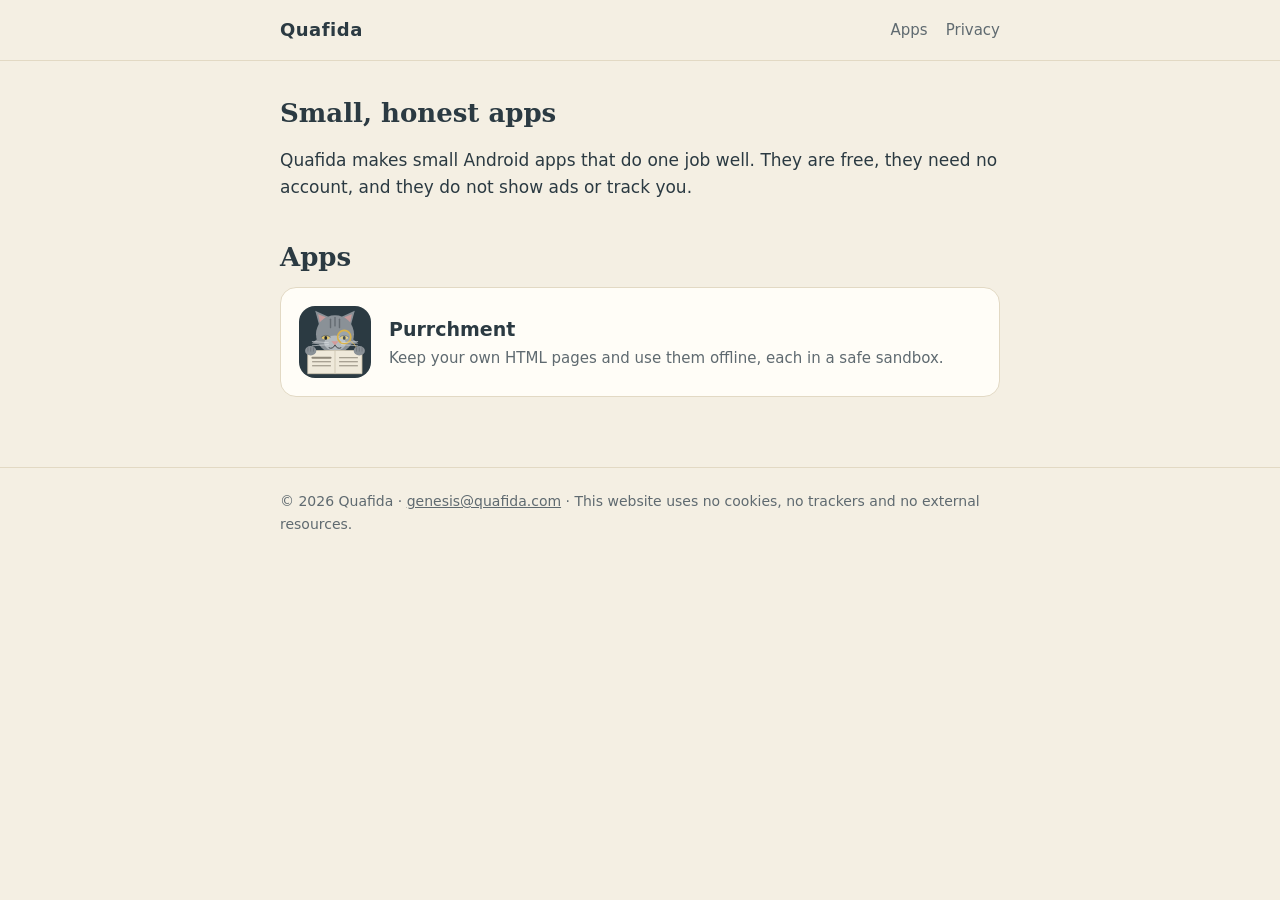
<file: index.html>
<!DOCTYPE html>
<html lang="en">
<head>
<meta charset="utf-8">
<meta name="viewport" content="width=device-width, initial-scale=1">
<title>Quafida – small, honest apps</title>
<meta name="description" content="Quafida makes small, free Android apps with no account, no ads and no tracking.">
<link rel="icon" href="assets/purrchment-icon-web.svg" type="image/svg+xml">
<link rel="stylesheet" href="assets/site.css">
</head>
<body>
<header class="top"><div class="wrap">
  <a class="brand" href="./">Quafida</a>
  <nav><a href="#apps">Apps</a><a href="privacy/">Privacy</a></nav>
</div></header>
<main><div class="wrap">
  <h2>Small, honest apps</h2>
  <p>Quafida makes small Android apps that do one job well. They are free, they need no account, and they do not show ads or track you.</p>

  <h2 id="apps">Apps</h2>
  <a class="card" href="purrchment/">
    <img src="assets/purrchment-icon-web.svg" alt="">
    <div><strong>Purrchment</strong><span>Keep your own HTML pages and use them offline, each in a safe sandbox.</span></div>
  </a>
</div></main>
<footer><div class="wrap">© 2026 Quafida · <a href="mailto:genesis@quafida.com">genesis@quafida.com</a> · This website uses no cookies, no trackers and no external resources.</div></footer>
</body>
</html>
</file>
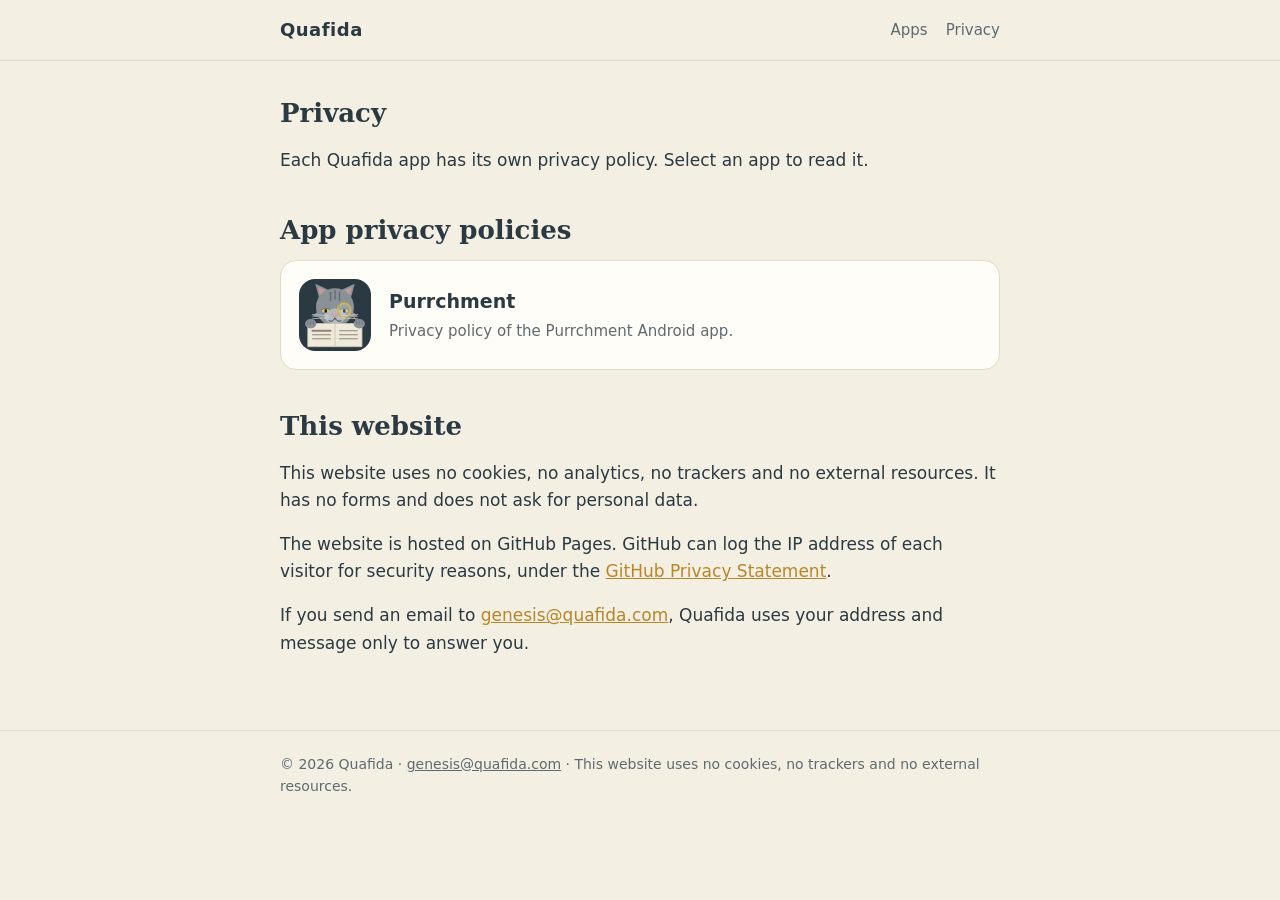
<file: privacy/index.html>
<!DOCTYPE html>
<html lang="en">
<head>
<meta charset="utf-8">
<meta name="viewport" content="width=device-width, initial-scale=1">
<title>Quafida – privacy</title>
<meta name="description" content="Privacy policies of the Quafida apps and of this website.">
<link rel="icon" href="../assets/purrchment-icon-web.svg" type="image/svg+xml">
<link rel="stylesheet" href="../assets/site.css">
</head>
<body>
<header class="top"><div class="wrap">
  <a class="brand" href="../">Quafida</a>
  <nav><a href="../#apps">Apps</a><a href="../privacy/">Privacy</a></nav>
</div></header>
<main><div class="wrap">
  <h2>Privacy</h2>
  <p>Each Quafida app has its own privacy policy. Select an app to read it.</p>

  <h2>App privacy policies</h2>
  <a class="card" href="../purrchment/privacy/">
    <img src="../assets/purrchment-icon-web.svg" alt="">
    <div><strong>Purrchment</strong><span>Privacy policy of the Purrchment Android app.</span></div>
  </a>

  <h2>This website</h2>
  <p>This website uses no cookies, no analytics, no trackers and no external resources. It has no forms and does not ask for personal data.</p>
  <p>The website is hosted on GitHub Pages. GitHub can log the IP address of each visitor for security reasons, under the <a href="https://docs.github.com/en/site-policy/privacy-policies/github-general-privacy-statement">GitHub Privacy Statement</a>.</p>
  <p>If you send an email to <a href="mailto:genesis@quafida.com">genesis@quafida.com</a>, Quafida uses your address and message only to answer you.</p>
</div></main>
<footer><div class="wrap">© 2026 Quafida · <a href="mailto:genesis@quafida.com">genesis@quafida.com</a> · This website uses no cookies, no trackers and no external resources.</div></footer>
</body>
</html>
</file>
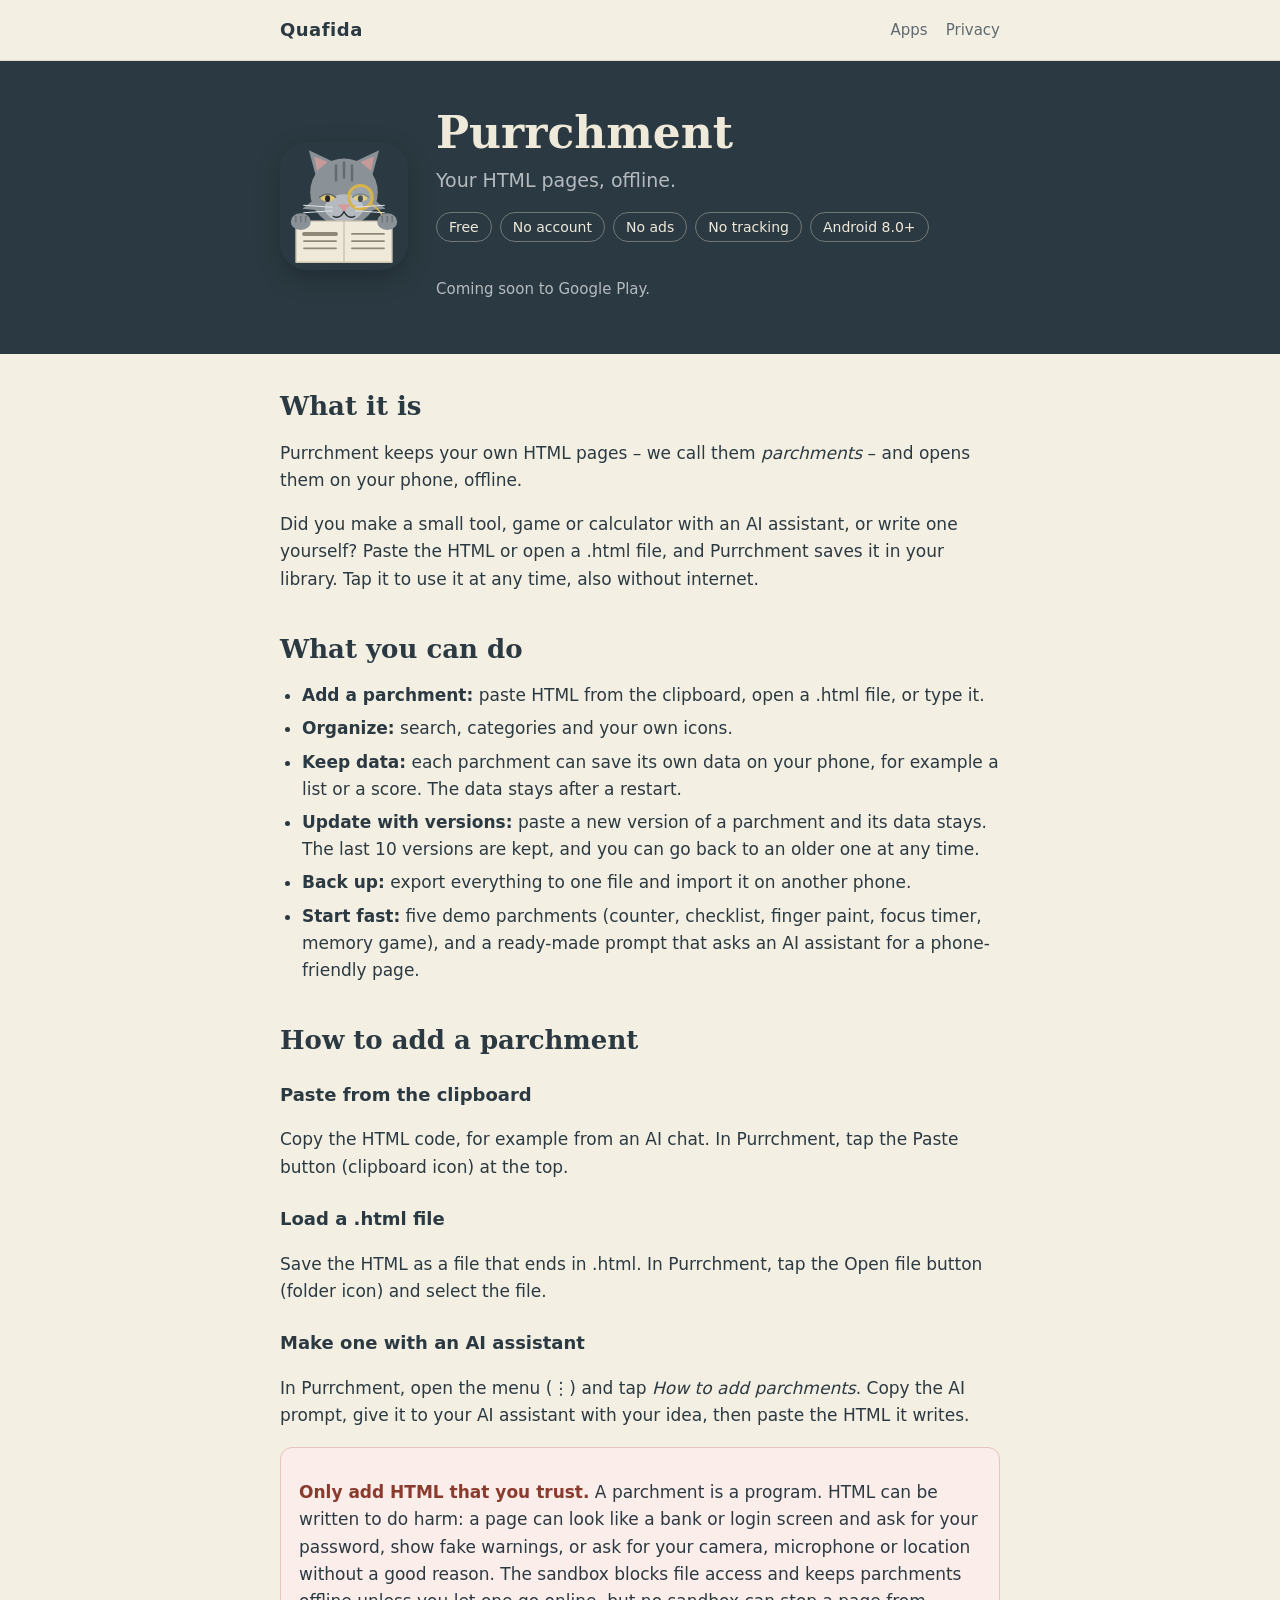
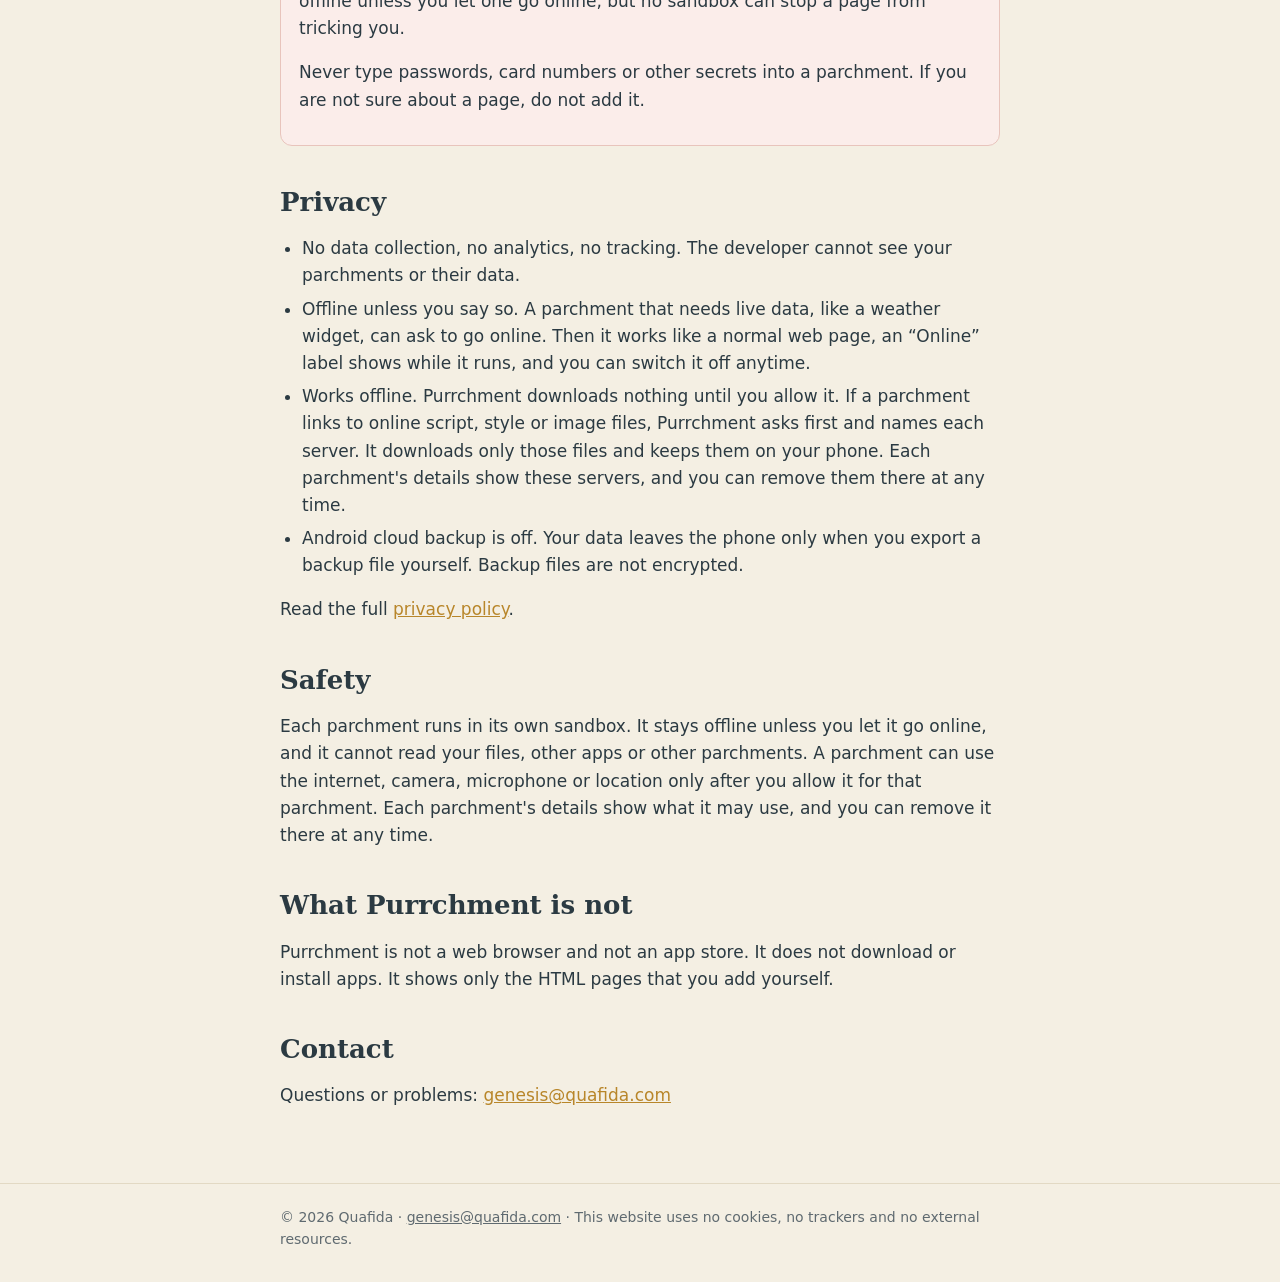
<file: purrchment/index.html>
<!DOCTYPE html>
<html lang="en">
<head>
<meta charset="utf-8">
<meta name="viewport" content="width=device-width, initial-scale=1">
<title>Purrchment – your HTML pages, offline</title>
<meta name="description" content="Keep your own HTML pages and use them offline on Android, each in a safe sandbox. Free, no account, no ads, no tracking.">
<link rel="icon" href="../assets/purrchment-icon-web.svg" type="image/svg+xml">
<link rel="stylesheet" href="../assets/site.css">
</head>
<body>
<header class="top"><div class="wrap">
  <a class="brand" href="../">Quafida</a>
  <nav><a href="../#apps">Apps</a><a href="../privacy/">Privacy</a></nav>
</div></header>
<section class="hero"><div class="wrap">
  <img src="../assets/purrchment-icon-web.svg" alt="Purrchment icon: a gray cat with a monocle reads a paper">
  <div>
    <h1>Purrchment</h1>
    <p>Your HTML pages, offline.</p>
    <ul class="pills"><li>Free</li><li>No account</li><li>No ads</li><li>No tracking</li><li>Android 8.0+</li></ul>
    <span class="status">Coming soon to Google Play.</span>
  </div>
</div></section>

<main><div class="wrap">
  <h2>What it is</h2>
  <p>Purrchment keeps your own HTML pages – we call them <em>parchments</em> – and opens them on your phone, offline.</p>
  <p>Did you make a small tool, game or calculator with an AI assistant, or write one yourself? Paste the HTML or open a .html file, and Purrchment saves it in your library. Tap it to use it at any time, also without internet.</p>

  <h2>What you can do</h2>
  <ul class="list">
    <li><strong>Add a parchment:</strong> paste HTML from the clipboard, open a .html file, or type it.</li>
    <li><strong>Organize:</strong> search, categories and your own icons.</li>
    <li><strong>Keep data:</strong> each parchment can save its own data on your phone, for example a list or a score. The data stays after a restart.</li>
    <li><strong>Update with versions:</strong> paste a new version of a parchment and its data stays. The last 10 versions are kept, and you can go back to an older one at any time.</li>
    <li><strong>Back up:</strong> export everything to one file and import it on another phone.</li>
    <li><strong>Start fast:</strong> five demo parchments (counter, checklist, finger paint, focus timer, memory game), and a ready-made prompt that asks an AI assistant for a phone-friendly page.</li>
  </ul>

  <h2>How to add a parchment</h2>
  <h3>Paste from the clipboard</h3>
  <p>Copy the HTML code, for example from an AI chat. In Purrchment, tap the Paste button (clipboard icon) at the top.</p>
  <h3>Load a .html file</h3>
  <p>Save the HTML as a file that ends in .html. In Purrchment, tap the Open file button (folder icon) and select the file.</p>
  <h3>Make one with an AI assistant</h3>
  <p>In Purrchment, open the menu (⋮) and tap <em>How to add parchments</em>. Copy the AI prompt, give it to your AI assistant with your idea, then paste the HTML it writes.</p>

  <div class="warn">
    <p><strong>Only add HTML that you trust.</strong> A parchment is a program. HTML can be written to do harm: a page can look like a bank or login screen and ask for your password, show fake warnings, or ask for your camera, microphone or location without a good reason. The sandbox blocks file access and keeps parchments offline unless you let one go online, but no sandbox can stop a page from tricking you.</p>
    <p>Never type passwords, card numbers or other secrets into a parchment. If you are not sure about a page, do not add it.</p>
  </div>

  <h2>Privacy</h2>
  <ul class="list">
    <li>No data collection, no analytics, no tracking. The developer cannot see your parchments or their data.</li>
    <li>Offline unless you say so. A parchment that needs live data, like a weather widget, can ask to go online. Then it works like a normal web page, an &ldquo;Online&rdquo; label shows while it runs, and you can switch it off anytime.</li>
    <li>Works offline. Purrchment downloads nothing until you allow it. If a parchment links to online script, style or image files, Purrchment asks first and names each server. It downloads only those files and keeps them on your phone. Each parchment's details show these servers, and you can remove them there at any time.</li>
    <li>Android cloud backup is off. Your data leaves the phone only when you export a backup file yourself. Backup files are not encrypted.</li>
  </ul>
  <p>Read the full <a href="../purrchment/privacy/">privacy policy</a>.</p>

  <h2>Safety</h2>
  <p>Each parchment runs in its own sandbox. It stays offline unless you let it go online, and it cannot read your files, other apps or other parchments. A parchment can use the internet, camera, microphone or location only after you allow it for that parchment. Each parchment's details show what it may use, and you can remove it there at any time.</p>

  <h2>What Purrchment is not</h2>
  <p>Purrchment is not a web browser and not an app store. It does not download or install apps. It shows only the HTML pages that you add yourself.</p>

  <h2>Contact</h2>
  <p>Questions or problems: <a href="mailto:genesis@quafida.com">genesis@quafida.com</a></p>
</div></main>
<footer><div class="wrap">© 2026 Quafida · <a href="mailto:genesis@quafida.com">genesis@quafida.com</a> · This website uses no cookies, no trackers and no external resources.</div></footer>
</body>
</html>
</file>
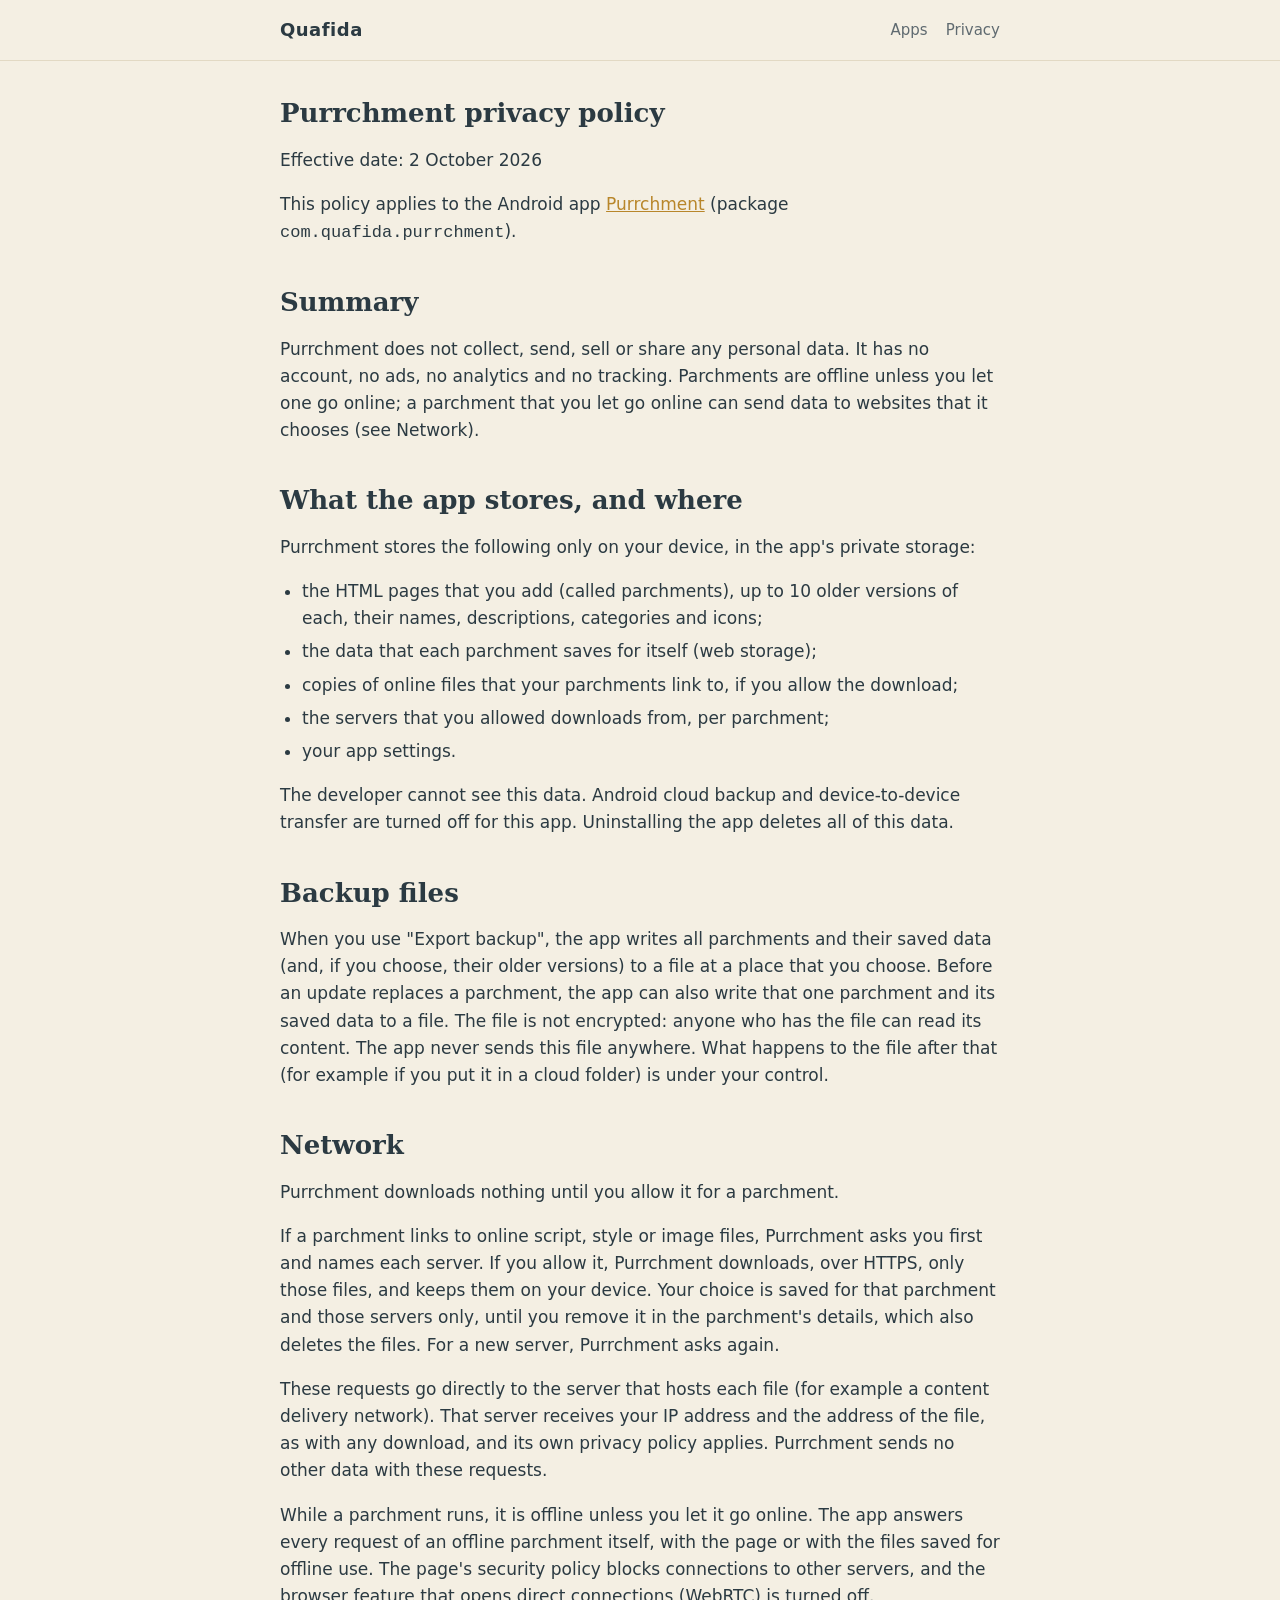
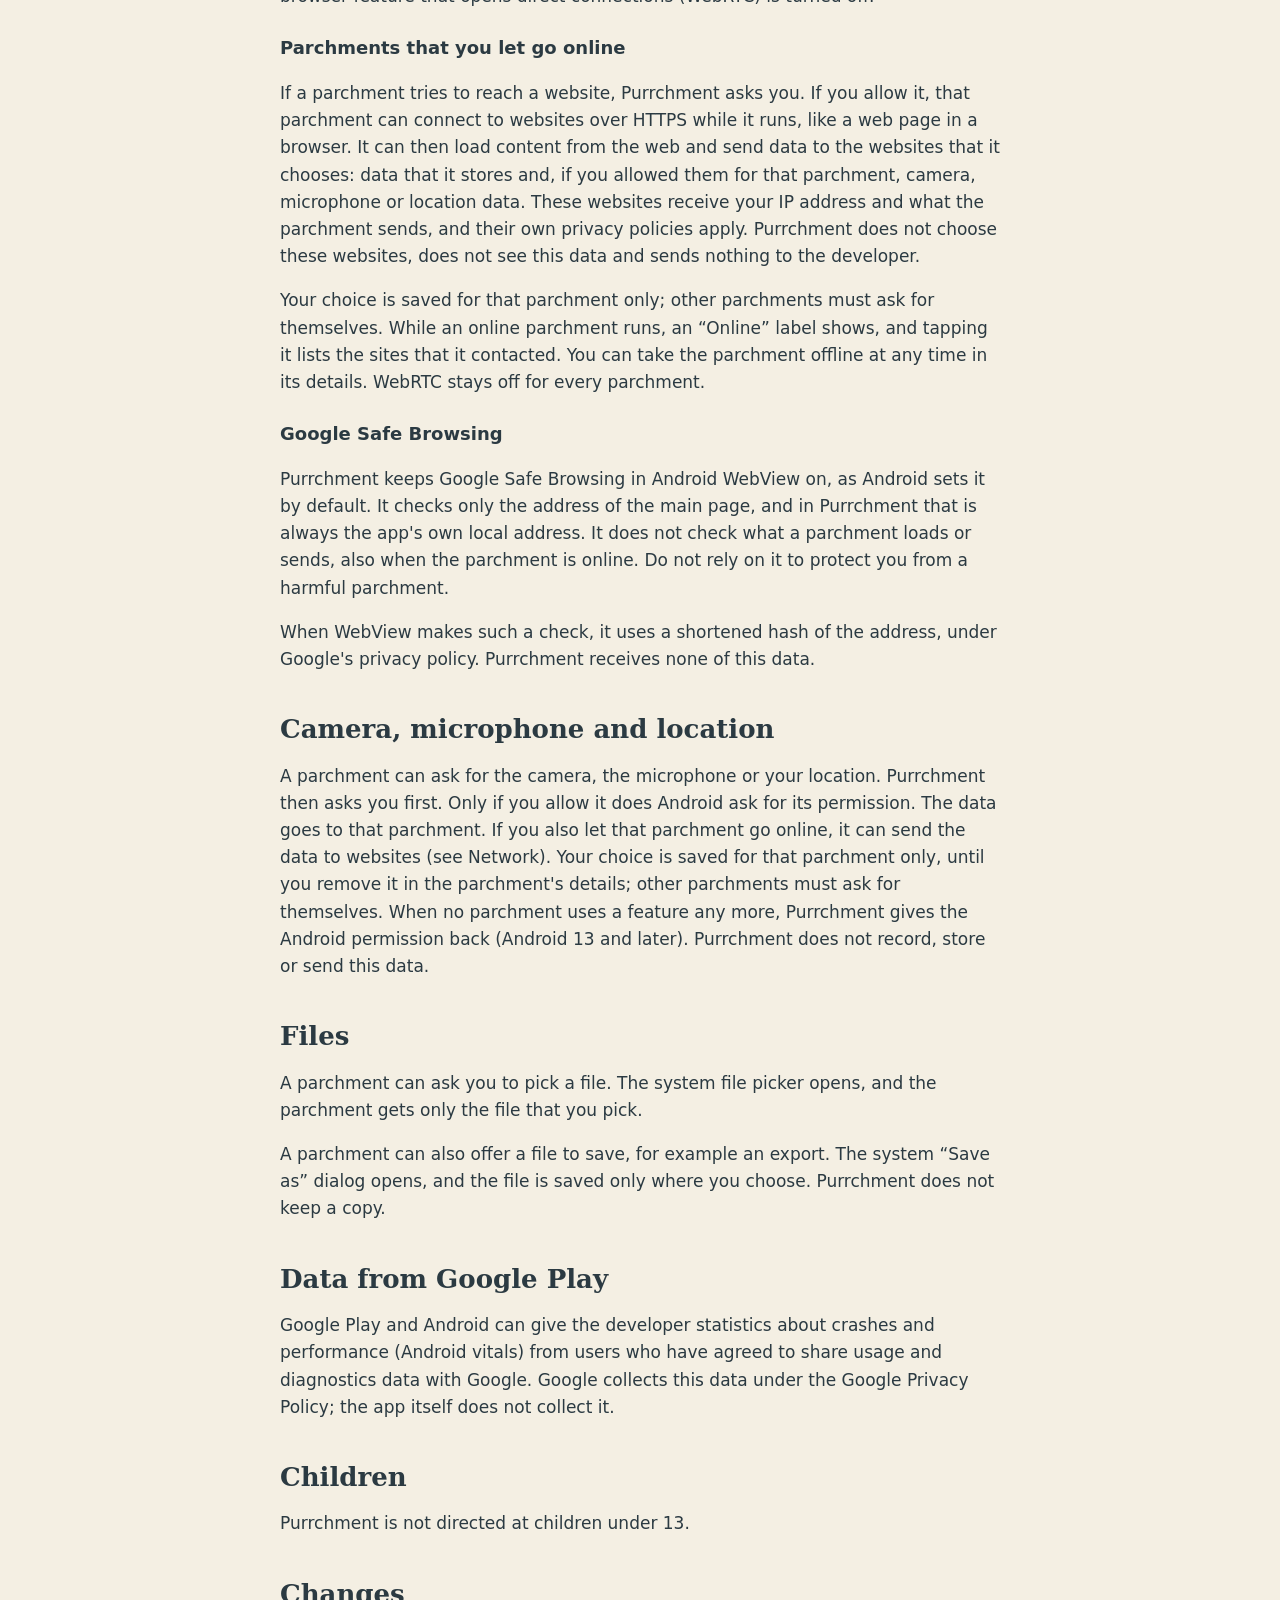
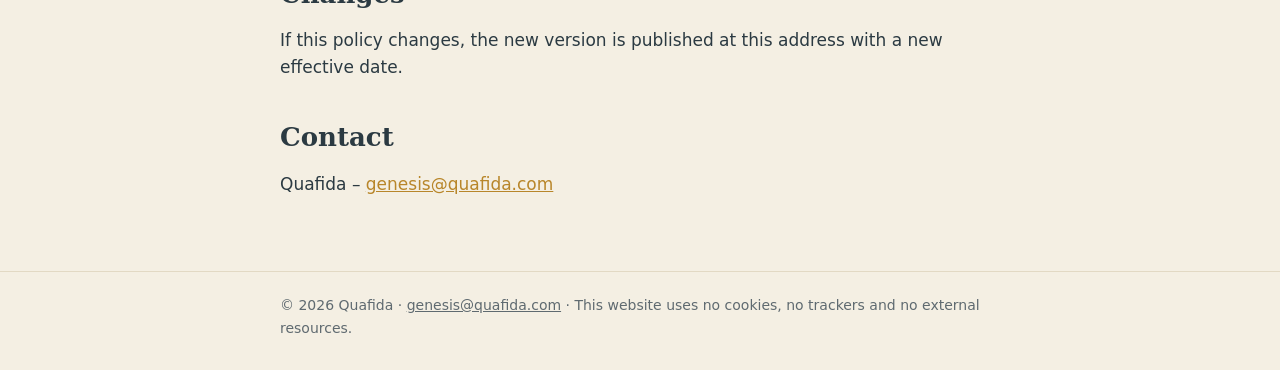
<file: purrchment/privacy/index.html>
<!DOCTYPE html>
<html lang="en">
<head>
<meta charset="utf-8">
<meta name="viewport" content="width=device-width, initial-scale=1">
<title>Purrchment – privacy policy</title>
<meta name="description" content="Privacy policy of the Purrchment Android app.">
<link rel="icon" href="../../assets/purrchment-icon-web.svg" type="image/svg+xml">
<link rel="stylesheet" href="../../assets/site.css">
</head>
<body>
<header class="top"><div class="wrap">
  <a class="brand" href="../../">Quafida</a>
  <nav><a href="../../#apps">Apps</a><a href="../../privacy/">Privacy</a></nav>
</div></header>
<main><div class="wrap">
<h2>Purrchment privacy policy</h2>
<p>Effective date: 2 October 2026</p>
<p>This policy applies to the Android app <a href="../">Purrchment</a> (package <code>com.quafida.purrchment</code>).</p>
<h2>Summary</h2>
<p>Purrchment does not collect, send, sell or share any personal data. It has no account, no ads, no analytics and no tracking. Parchments are offline unless you let one go online; a parchment that you let go online can send data to websites that it chooses (see Network).</p>
<h2>What the app stores, and where</h2>
<p>Purrchment stores the following only on your device, in the app's private storage:</p>
<ul class="list"><li>the HTML pages that you add (called parchments), up to 10 older versions of each, their names, descriptions, categories and icons;</li><li>the data that each parchment saves for itself (web storage);</li><li>copies of online files that your parchments link to, if you allow the download;</li><li>the servers that you allowed downloads from, per parchment;</li><li>your app settings.</li></ul>
<p>The developer cannot see this data. Android cloud backup and device-to-device transfer are turned off for this app. Uninstalling the app deletes all of this data.</p>
<h2>Backup files</h2>
<p>When you use "Export backup", the app writes all parchments and their saved data (and, if you choose, their older versions) to a file at a place that you choose. Before an update replaces a parchment, the app can also write that one parchment and its saved data to a file. The file is not encrypted: anyone who has the file can read its content. The app never sends this file anywhere. What happens to the file after that (for example if you put it in a cloud folder) is under your control.</p>
<h2>Network</h2>
<p>Purrchment downloads nothing until you allow it for a parchment.</p>
<p>If a parchment links to online script, style or image files, Purrchment asks you first and names each server. If you allow it, Purrchment downloads, over HTTPS, only those files, and keeps them on your device. Your choice is saved for that parchment and those servers only, until you remove it in the parchment's details, which also deletes the files. For a new server, Purrchment asks again.</p>
<p>These requests go directly to the server that hosts each file (for example a content delivery network). That server receives your IP address and the address of the file, as with any download, and its own privacy policy applies. Purrchment sends no other data with these requests.</p>
<p>While a parchment runs, it is offline unless you let it go online. The app answers every request of an offline parchment itself, with the page or with the files saved for offline use. The page's security policy blocks connections to other servers, and the browser feature that opens direct connections (WebRTC) is turned off.</p>
<h3>Parchments that you let go online</h3>
<p>If a parchment tries to reach a website, Purrchment asks you. If you allow it, that parchment can connect to websites over HTTPS while it runs, like a web page in a browser. It can then load content from the web and send data to the websites that it chooses: data that it stores and, if you allowed them for that parchment, camera, microphone or location data. These websites receive your IP address and what the parchment sends, and their own privacy policies apply. Purrchment does not choose these websites, does not see this data and sends nothing to the developer.</p>
<p>Your choice is saved for that parchment only; other parchments must ask for themselves. While an online parchment runs, an &ldquo;Online&rdquo; label shows, and tapping it lists the sites that it contacted. You can take the parchment offline at any time in its details. WebRTC stays off for every parchment.</p>
<h3>Google Safe Browsing</h3>
<p>Purrchment keeps Google Safe Browsing in Android WebView on, as Android sets it by default. It checks only the address of the main page, and in Purrchment that is always the app's own local address. It does not check what a parchment loads or sends, also when the parchment is online. Do not rely on it to protect you from a harmful parchment.</p>
<p>When WebView makes such a check, it uses a shortened hash of the address, under Google's privacy policy. Purrchment receives none of this data.</p>
<h2>Camera, microphone and location</h2>
<p>A parchment can ask for the camera, the microphone or your location. Purrchment then asks you first. Only if you allow it does Android ask for its permission. The data goes to that parchment. If you also let that parchment go online, it can send the data to websites (see Network). Your choice is saved for that parchment only, until you remove it in the parchment's details; other parchments must ask for themselves. When no parchment uses a feature any more, Purrchment gives the Android permission back (Android 13 and later). Purrchment does not record, store or send this data.</p>
<h2>Files</h2>
<p>A parchment can ask you to pick a file. The system file picker opens, and the parchment gets only the file that you pick.</p>
<p>A parchment can also offer a file to save, for example an export. The system &ldquo;Save as&rdquo; dialog opens, and the file is saved only where you choose. Purrchment does not keep a copy.</p>
<h2>Data from Google Play</h2>
<p>Google Play and Android can give the developer statistics about crashes and performance (Android vitals) from users who have agreed to share usage and diagnostics data with Google. Google collects this data under the Google Privacy Policy; the app itself does not collect it.</p>
<h2>Children</h2>
<p>Purrchment is not directed at children under 13.</p>
<h2>Changes</h2>
<p>If this policy changes, the new version is published at this address with a new effective date.</p>
<h2>Contact</h2>
<p>Quafida – <a href="mailto:genesis@quafida.com">genesis@quafida.com</a></p>
</div></main>
<footer><div class="wrap">© 2026 Quafida · <a href="mailto:genesis@quafida.com">genesis@quafida.com</a> · This website uses no cookies, no trackers and no external resources.</div></footer>
</body>
</html>
</file>
<file: assets/site.css>
/* Quafida site. No external fonts, scripts or trackers. */
:root {
  --bg: #F4EFE3;
  --card: #FFFDF7;
  --ink: #2B3A42;
  --muted: #5F6A70;
  --line: #E2D9C4;
  --accent: #B8862A;
  --warn-bg: #FBEDEA;
  --warn-line: #E8C4BC;
  --warn-ink: #8A3B2E;
  --hero: #2B3A42;
  --hero-ink: #EFE9DA;
  --hero-muted: #B4BABF;
}
@media (prefers-color-scheme: dark) {
  :root {
    --bg: #161D21;
    --card: #1F282D;
    --ink: #E6E1D4;
    --muted: #9BA4A9;
    --line: #2F3A40;
    --accent: #D9A93B;
    --warn-bg: #2E1F1C;
    --warn-line: #5A3029;
    --warn-ink: #F0B3A6;
    --hero: #0F1518;
  }
}
* { box-sizing: border-box; }
html { -webkit-text-size-adjust: 100%; }
body {
  margin: 0;
  background: var(--bg);
  color: var(--ink);
  font: 17px/1.6 system-ui, -apple-system, "Segoe UI", Roboto, sans-serif;
}
a { color: var(--accent); }
a:hover { text-decoration-thickness: 2px; }
.wrap { max-width: 760px; margin: 0 auto; padding: 0 20px; }
header.top { border-bottom: 1px solid var(--line); }
header.top .wrap { display: flex; align-items: center; justify-content: space-between; height: 60px; }
.brand { font-weight: 700; letter-spacing: .5px; color: var(--ink); text-decoration: none; font-size: 18px; }
nav a { color: var(--muted); text-decoration: none; margin-left: 18px; font-size: 15px; }
nav a:hover { color: var(--ink); }
.hero { background: var(--hero); color: var(--hero-ink); padding: 48px 0 52px; }
.hero .wrap { display: flex; gap: 28px; align-items: center; }
.hero img { width: 128px; height: 128px; border-radius: 28px; flex: none; box-shadow: 0 8px 24px rgba(0,0,0,.25); }
.hero h1 { margin: 0; font-family: Georgia, "DejaVu Serif", serif; font-size: 44px; line-height: 1.1; }
.hero p { margin: 8px 0 0; color: var(--hero-muted); font-size: 19px; }
.pills { display: flex; flex-wrap: wrap; gap: 8px; margin-top: 16px; padding: 0; list-style: none; }
.pills li { border: 1px solid rgba(239,233,218,.35); border-radius: 999px; padding: 3px 12px; font-size: 14px; color: var(--hero-ink); }
.status { display: inline-block; margin-top: 18px; font-size: 15px; color: var(--hero-muted); }
main { padding: 36px 0 56px; }
h2 { font-family: Georgia, "DejaVu Serif", serif; font-size: 26px; margin: 40px 0 10px; line-height: 1.25; }
h3 { font-size: 18px; margin: 24px 0 6px; }
main > .wrap > h2:first-child { margin-top: 0; }
ul.list { padding-left: 22px; }
ul.list li { margin: 6px 0; }
.card {
  display: flex; gap: 18px; align-items: center; text-decoration: none; color: inherit;
  background: var(--card); border: 1px solid var(--line); border-radius: 16px; padding: 18px; margin: 14px 0;
}
.card:hover { border-color: var(--accent); }
.card img { width: 72px; height: 72px; border-radius: 16px; flex: none; }
.card strong { font-size: 19px; display: block; }
.card span { color: var(--muted); font-size: 15px; }
.warn { background: var(--warn-bg); border: 1px solid var(--warn-line); border-radius: 12px; padding: 14px 18px; margin: 18px 0; }
.warn strong { color: var(--warn-ink); }
.note { color: var(--muted); font-size: 15px; }
footer { border-top: 1px solid var(--line); padding: 22px 0 32px; color: var(--muted); font-size: 14px; }
footer a { color: var(--muted); }
@media (max-width: 560px) {
  .hero .wrap { flex-direction: column; align-items: flex-start; gap: 18px; }
  .hero img { width: 96px; height: 96px; border-radius: 22px; }
  .hero h1 { font-size: 36px; }
  nav a { margin-left: 12px; }
}
</file>
